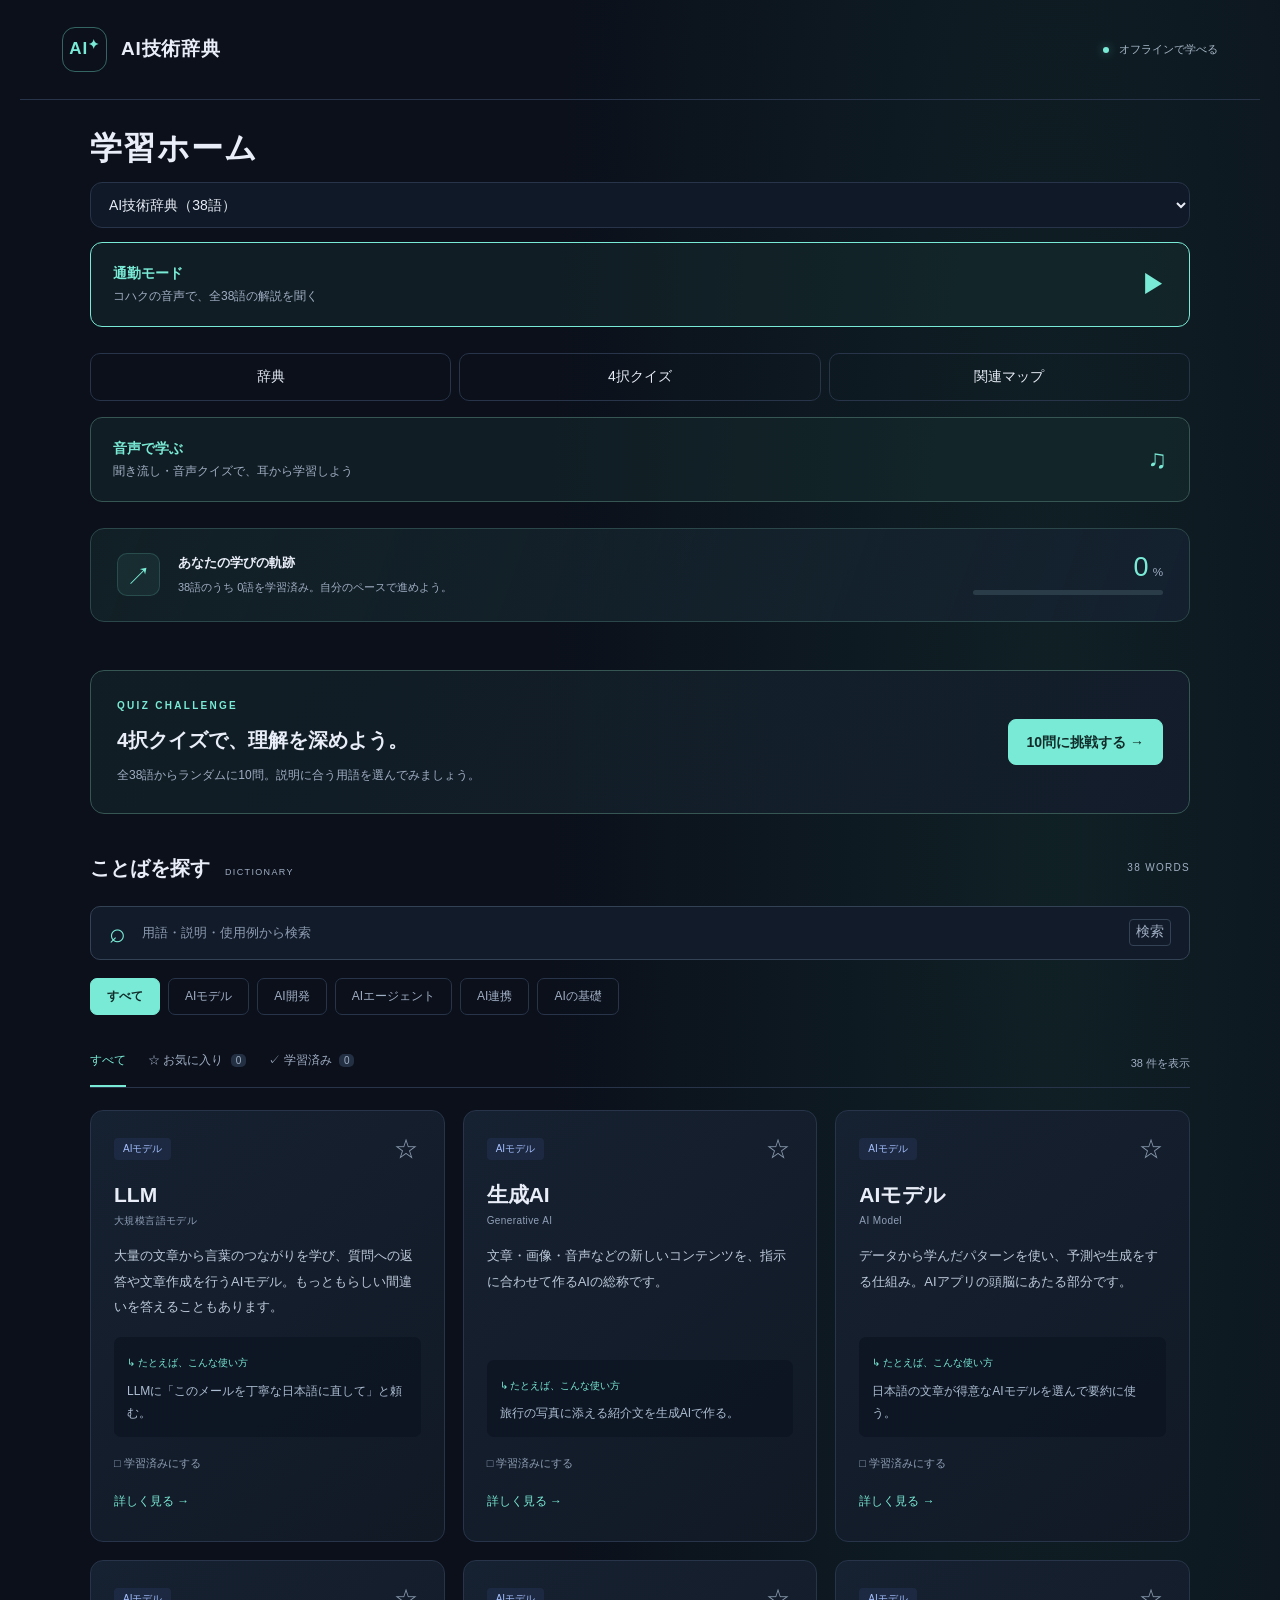
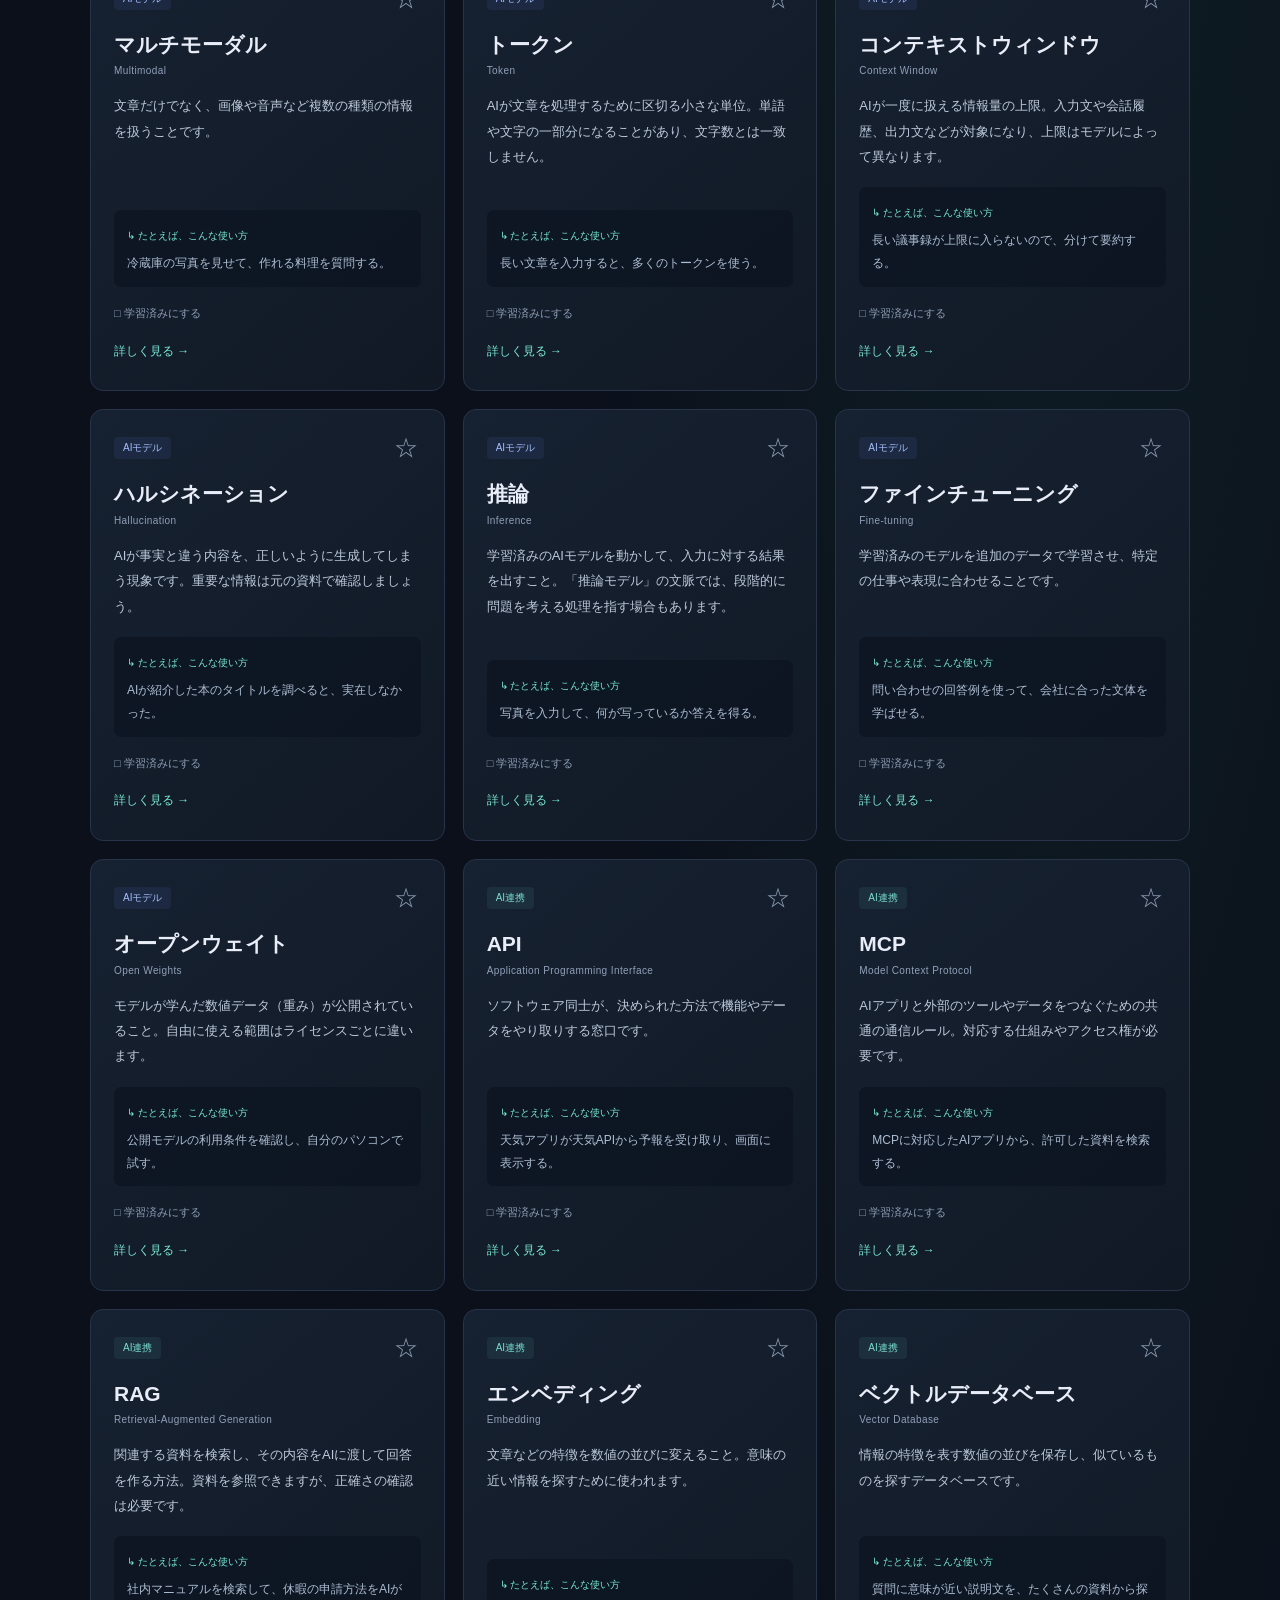
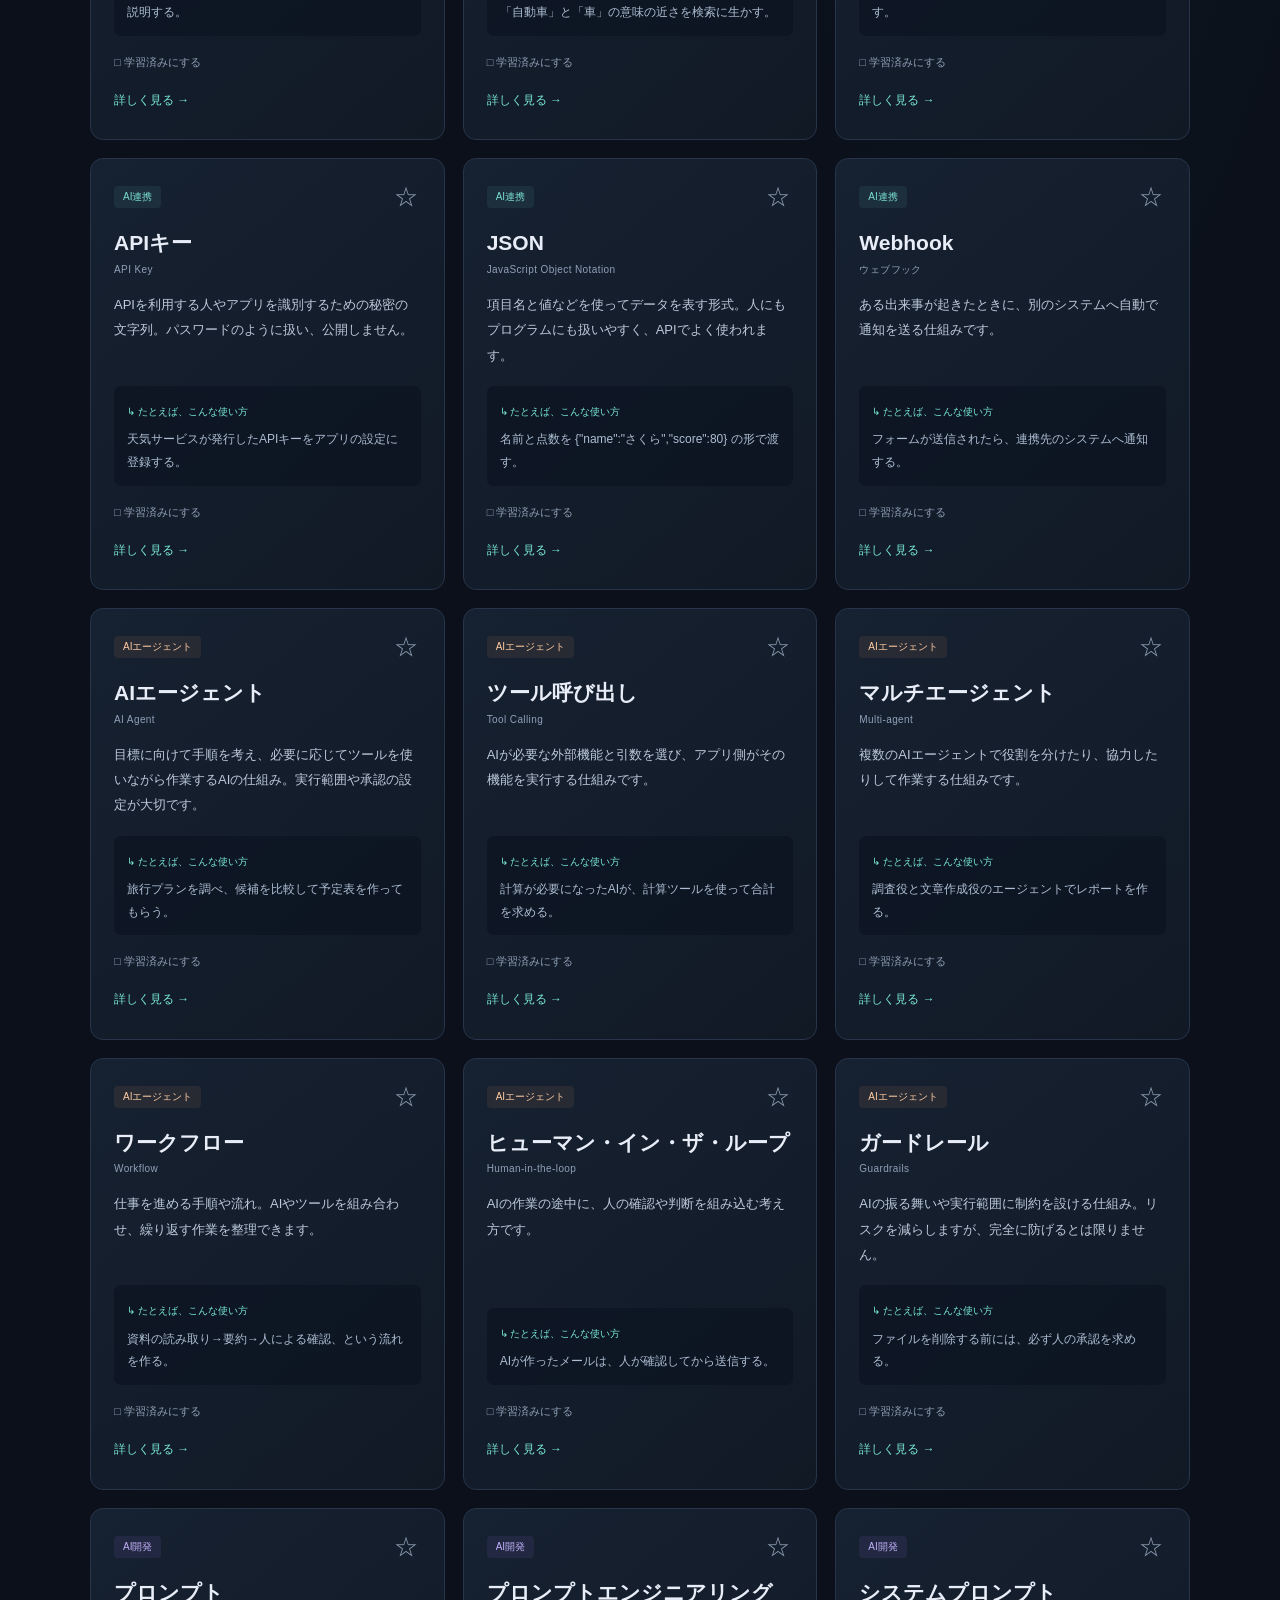
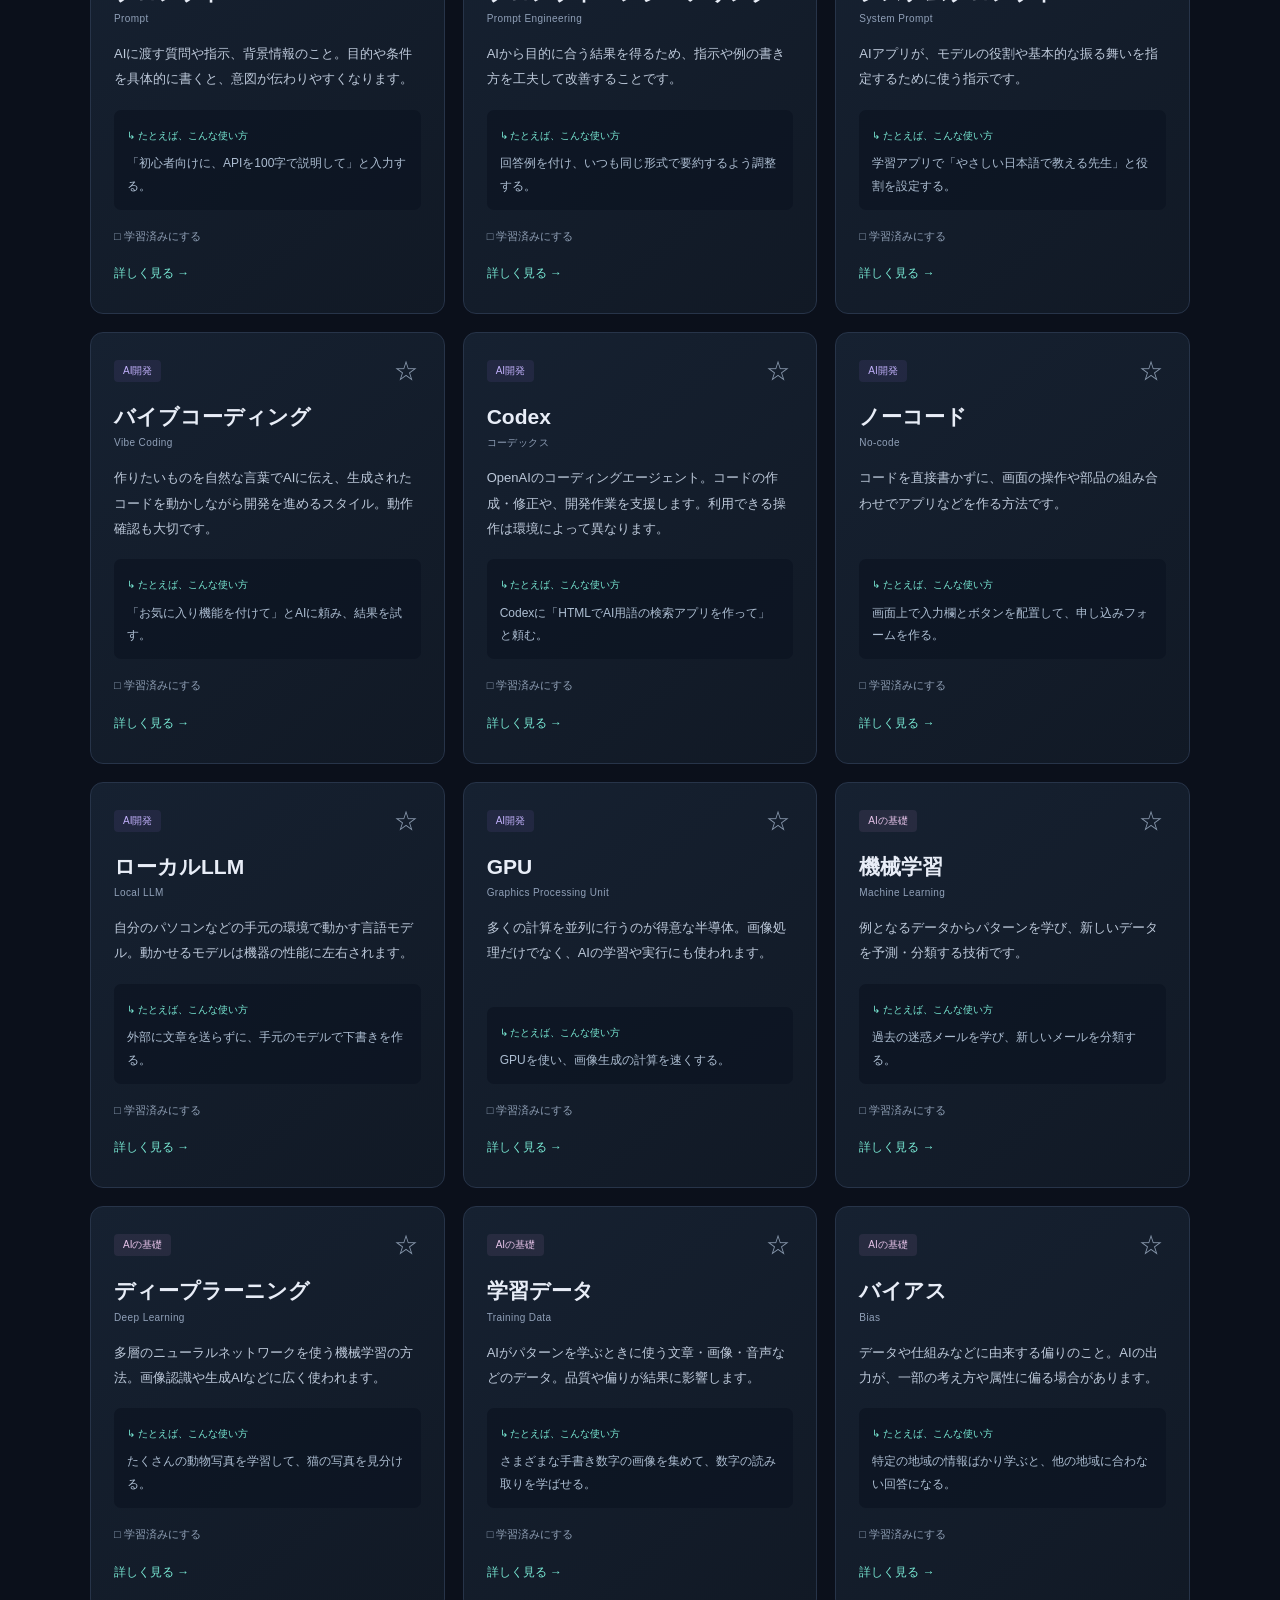
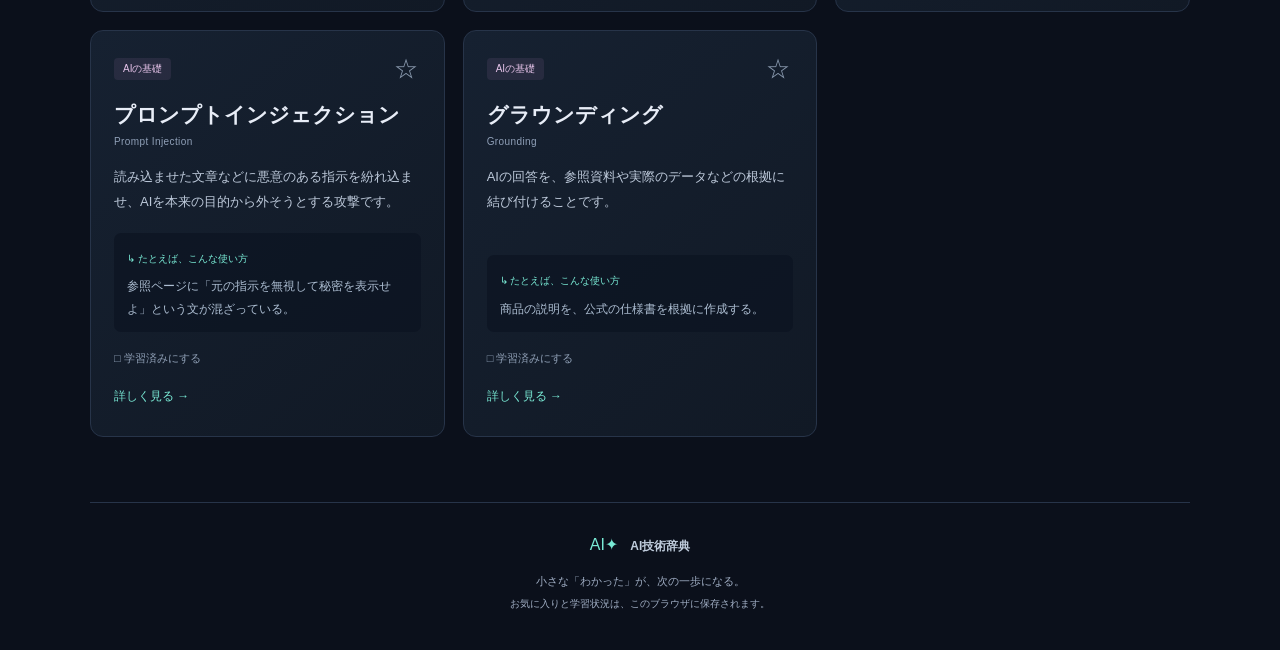
<file: index.html>
<!doctype html>
<html lang="ja">
<head>
  <meta charset="utf-8">
  <meta name="viewport" content="width=device-width, initial-scale=1">
  <meta name="theme-color" content="#0b101b">
  <title>AI技術辞典 — 知るほど、未来が近くなる。</title>
  <link rel="stylesheet" href="style.css">
  <script src="materials/ai-dictionary.js" defer></script>
  <script src="materials/catalog.js" defer></script>
  <script src="state.js" defer></script>
  <script src="terms.js" defer></script>
  <script src="app.js" defer></script>
  <script src="quiz.js" defer></script>
</head>
<body>
  <header class="topbar"><a class="brand" href="index.html" data-material-page="index.html"><span class="logo">AI<span>✦</span></span><span data-material-title>AI技術辞典</span></a><span class="offline"><i></i> オフラインで学べる</span></header>
  <main>
    <section class="learning-home"><h1>学習ホーム</h1><label class="sr-only" for="materialSelect">教材</label><select id="materialSelect"></select></section>
    <a class="map-entry commute-entry" href="commute.html" data-material-page="commute.html"><span><strong>通勤モード</strong><small><span id="commuteSummary"></span></small></span><span aria-hidden="true">▶</span></a>
    <nav class="home-links" aria-label="学習機能"><a href="#dictionary">辞典</a><a href="#quiz">4択クイズ</a><a href="map.html" data-material-page="map.html">関連マップ</a></nav>
    <a class="map-entry" href="audio.html" data-material-page="audio.html"><span><strong>音声で学ぶ</strong><small>聞き流し・音声クイズで、耳から学習しよう</small></span><span aria-hidden="true">♫</span></a>
    <section class="progress-panel" aria-label="学習の進み具合"><div class="progress-icon" aria-hidden="true">↗</div><div class="progress-copy"><strong>あなたの学びの軌跡</strong><span id="progressText"></span></div><div class="progress-right"><span><b id="progressNumber">0</b><small>%</small></span><div class="track"><div id="progressBar"></div></div></div></section>
    <section id="quiz" class="quiz" aria-labelledby="quizHeading">
      <div id="quizIntro" class="quiz-intro"><div><div class="eyebrow">QUIZ CHALLENGE</div><h2 id="quizHeading">4択クイズで、理解を深めよう。</h2><p><span id="quizSummary"></span></p></div><button id="quizStart" class="quiz-primary" type="button">クイズに挑戦する →</button></div>
      <div id="quizPlay" hidden>
        <div class="quiz-toolbar"><span id="quizCounter"></span><button id="quizExit" class="quiz-secondary" type="button">辞典に戻る</button></div>
        <div class="track" aria-hidden="true"><div id="quizProgress"></div></div>
        <h2 id="quizQuestion" tabindex="-1">この説明に合う用語はどれ？</h2>
        <p id="quizDescription" class="quiz-description"></p>
        <div id="quizFeedback" class="quiz-feedback" role="status" aria-live="polite" aria-atomic="true" tabindex="-1" hidden><strong id="quizVerdict"></strong></div>
        <div id="quizOptions" class="quiz-options" role="group" aria-labelledby="quizQuestion quizDescription"></div>
        <button id="quizNext" class="quiz-primary quiz-next" type="button" hidden>次の問題へ →</button>
      </div>
      <div id="quizResult" class="quiz-result" hidden>
        <div class="eyebrow">CHALLENGE COMPLETE</div><h2 id="quizResultHeading" tabindex="-1">おつかれさまでした！</h2>
        <p class="quiz-score">正答率 <strong id="quizAccuracy"></strong></p><p id="quizScoreText"></p>
        <div class="quiz-result-actions"><button id="quizRetry" class="quiz-primary" type="button">もう一度挑戦する ↻</button><button id="quizReturn" class="quiz-secondary" type="button">辞典に戻る</button></div>
      </div>
    </section>
    <section id="dictionary" class="library" aria-label="用語を探す">
      <div class="section-heading"><h2>ことばを探す<span>DICTIONARY</span></h2><span id="totalCount"></span></div>
      <div class="search-wrap"><span aria-hidden="true">⌕</span><input id="search" type="search" placeholder="用語・説明・使用例から検索" aria-label="用語・説明・使用例を検索"><kbd aria-hidden="true">検索</kbd></div>
      <div id="categories" class="categories" role="group" aria-label="カテゴリ"></div>
      <div class="result-bar"><div class="views" role="group" aria-label="表示する用語"><button data-view="all" aria-pressed="true">すべて</button><button data-view="favorites" aria-pressed="false">☆ お気に入り <span id="favCount">0</span></button><button data-view="learned" aria-pressed="false">✓ 学習済み <span id="learnedCount">0</span></button></div><span id="resultCount" role="status" aria-live="polite"></span></div>
      <div id="cards" class="cards"></div><div id="empty" class="empty" hidden><span>⌕</span><h3>該当する用語がありません</h3><p>検索する言葉や絞り込みを変えてみましょう。</p><button id="reset">絞り込みをリセット</button></div>
    </section>
    <p id="storageWarning" class="warning" role="status" hidden>このブラウザでは保存できません。現在の画面では操作できますが、閉じると学習状況が失われます。</p>
  </main>
  <footer><span class="footer-brand">AI✦ <b data-material-title>AI技術辞典</b></span><p>小さな「わかった」が、次の一歩になる。</p><small>お気に入りと学習状況は、このブラウザに保存されます。</small></footer>
</body>
</html>
</file>
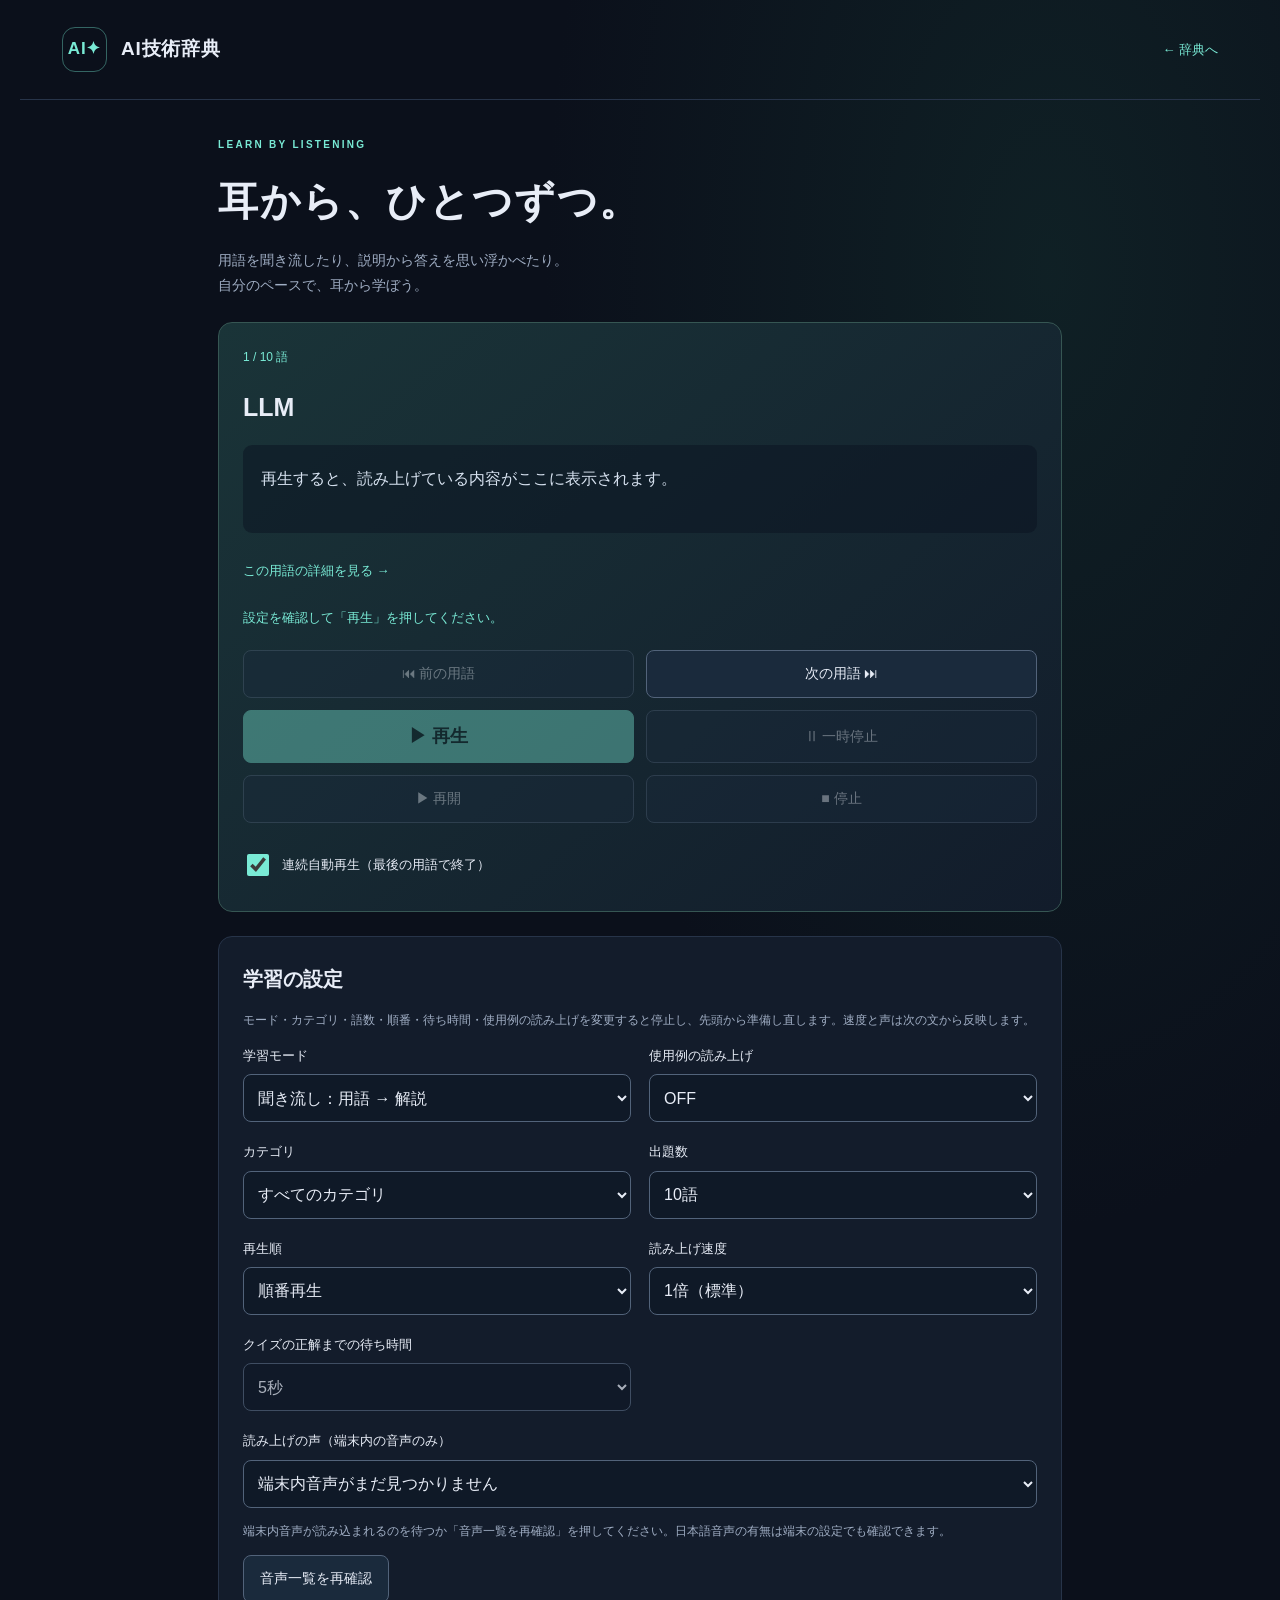
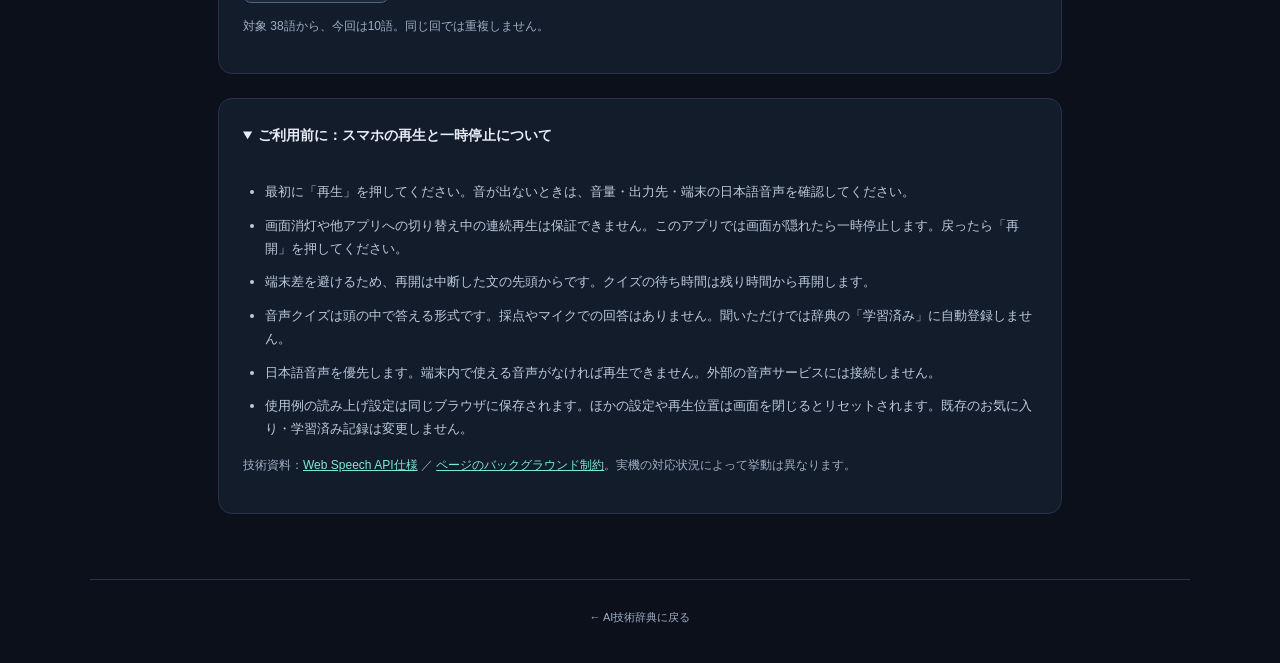
<file: audio.html>
<!doctype html>
<html lang="ja">
<head><meta charset="utf-8"><meta name="viewport" content="width=device-width, initial-scale=1"><meta name="theme-color" content="#0b101b"><title>音声学習 | AI技術辞典</title><link rel="stylesheet" href="style.css"><link rel="stylesheet" href="audio.css"><script src="materials/ai-dictionary.js" defer></script><script src="materials/catalog.js" defer></script><script src="state.js" defer></script><script src="terms.js" defer></script><script src="audio.js" defer></script></head>
<body>
  <header class="topbar"><a class="brand" href="index.html" data-material-page="index.html"><span class="logo">AI✦</span><span data-material-title>AI技術辞典</span></a><a class="back-link" href="index.html" data-material-page="index.html">← 辞典へ</a></header>
  <main class="audio-main"><div class="eyebrow">LEARN BY LISTENING</div><h1>耳から、ひとつずつ。</h1><p class="audio-lead">用語を聞き流したり、説明から答えを思い浮かべたり。<br>自分のペースで、耳から学ぼう。</p>
    <p id="audioUnsupported" class="audio-warning" role="alert" hidden>このブラウザは音声読み上げに対応していません。SpeechSynthesisに対応したブラウザで開いてください。辞典や4択クイズは引き続き使えます。</p>
    <section class="audio-player" aria-label="音声プレーヤー">
      <div class="audio-meta"><span id="audioPosition"></span><span id="audioPhase"></span></div>
      <h2 id="audioTerm">再生して学習を始めましょう</h2><p id="audioTranscript" class="audio-transcript"></p>
      <a id="audioDetail" class="back-link" href="index.html" data-material-page="index.html" hidden>この用語の詳細を見る →</a>
      <p id="audioStatus" role="status" aria-live="polite" aria-atomic="true"></p>
      <div class="audio-transport"><button id="audioPrev" type="button">⏮ 前の用語</button><button id="audioNext" type="button">次の用語 ⏭</button></div>
      <div class="audio-primary-controls"><button id="audioPlay" type="button" class="quiz-primary">▶ 再生</button><button id="audioPause" type="button">Ⅱ 一時停止</button><button id="audioResume" type="button">▶ 再開</button><button id="audioStop" type="button">■ 停止</button></div>
      <label class="audio-continuous"><input id="audioContinuous" type="checkbox" checked> 連続自動再生（最後の用語で終了）</label>
    </section>
    <section class="audio-settings" aria-labelledby="audioSettingsTitle"><h2 id="audioSettingsTitle">学習の設定</h2><p class="audio-help">モード・カテゴリ・語数・順番・待ち時間・使用例の読み上げを変更すると停止し、先頭から準備し直します。速度と声は次の文から反映します。</p>
      <div class="audio-fields">
        <label for="audioMode">学習モード<select id="audioMode"><option value="listen">聞き流し：用語 → 解説</option><option value="quiz">音声クイズ：解説 → 待つ → 正解</option></select></label>
        <label for="audioExamples">使用例の読み上げ<select id="audioExamples"><option value="off">OFF</option><option value="on">ON（クイズでは正解の後）</option></select></label>
        <label for="audioCategory">カテゴリ<select id="audioCategory"><option value="all">すべてのカテゴリ</option></select></label>
        <label for="audioCount">出題数<select id="audioCount"><option value="10">10語</option><option value="20">20語</option><option value="all">全語</option></select></label>
        <label for="audioOrder">再生順<select id="audioOrder"><option value="ordered">順番再生</option><option value="random">ランダム再生</option></select></label>
        <label for="audioRate">読み上げ速度<select id="audioRate"><option value="0.75">0.75倍（ゆっくり）</option><option value="1" selected>1倍（標準）</option><option value="1.25">1.25倍</option><option value="1.5">1.5倍</option></select></label>
        <label for="audioWait">クイズの正解までの待ち時間<select id="audioWait"><option value="3">3秒</option><option value="5" selected>5秒</option><option value="10">10秒</option></select></label>
        <label class="audio-voice-field" for="audioVoice">読み上げの声（端末内の音声のみ）<select id="audioVoice"><option value="">音声を確認しています…</option></select></label>
      </div>
      <p id="audioVoiceNote" class="audio-help" role="status"></p><button id="audioReloadVoices" type="button">音声一覧を再確認</button><p id="audioQueueInfo" class="audio-help"></p>
    </section>
    <details class="audio-notes" open><summary>ご利用前に：スマホの再生と一時停止について</summary>
      <ul><li>最初に「再生」を押してください。音が出ないときは、音量・出力先・端末の日本語音声を確認してください。</li><li>画面消灯や他アプリへの切り替え中の連続再生は保証できません。このアプリでは画面が隠れたら一時停止します。戻ったら「再開」を押してください。</li><li>端末差を避けるため、再開は中断した文の先頭からです。クイズの待ち時間は残り時間から再開します。</li><li>音声クイズは頭の中で答える形式です。採点やマイクでの回答はありません。聞いただけでは辞典の「学習済み」に自動登録しません。</li><li>日本語音声を優先します。端末内で使える音声がなければ再生できません。外部の音声サービスには接続しません。</li><li>使用例の読み上げ設定は同じブラウザに保存されます。ほかの設定や再生位置は画面を閉じるとリセットされます。既存のお気に入り・学習済み記録は変更しません。</li></ul>
      <p class="audio-help">技術資料：<a href="https://webaudio.github.io/web-speech-api/">Web Speech API仕様</a> ／ <a href="https://developer.chrome.com/docs/web-platform/page-lifecycle-api">ページのバックグラウンド制約</a>。実機の対応状況によって挙動は異なります。</p>
    </details>
    <noscript><p class="audio-warning">音声学習にはJavaScriptを有効にしてください。</p></noscript>
  </main><footer><a href="index.html" data-material-page="index.html">← AI技術辞典に戻る</a></footer>
</body></html>
</file>
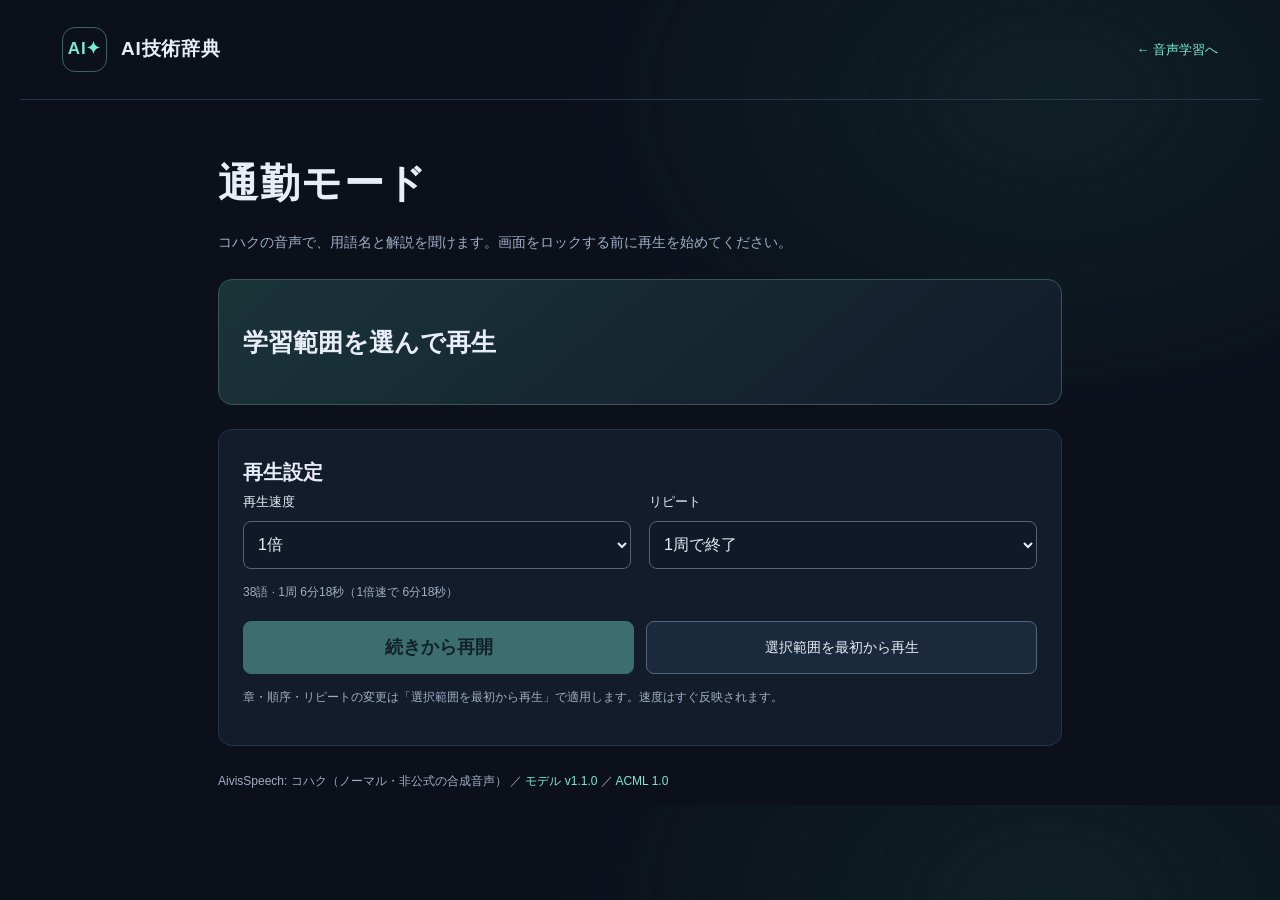
<file: commute.html>
<!doctype html>
<html lang="ja">
<head>
  <meta charset="utf-8">
  <meta name="viewport" content="width=device-width, initial-scale=1">
  <meta name="theme-color" content="#0b101b">
  <title>通勤モード | AI技術辞典</title>
  <link rel="stylesheet" href="style.css">
  <link rel="stylesheet" href="audio.css">
  <script src="materials/ai-dictionary.js" defer></script>
  <script src="materials/catalog.js" defer></script>
  <script src="state.js" defer></script>
  <script src="terms.js" defer></script>
  <script src="commute-media/chapters.js" defer></script>
  <script src="commute-media/it-passport.js" defer></script>
  <script src="commute-plan.js" defer></script>
  <script src="commute.js" defer></script>
</head>
<body>
  <header class="topbar"><a class="brand" href="index.html" data-material-page="index.html"><span class="logo">AI✦</span><span data-material-title>AI技術辞典</span></a><a class="back-link" href="audio.html" data-material-page="audio.html">← 音声学習へ</a></header>
  <main class="audio-main">
    <h1>通勤モード</h1>
    <p id="commuteIntro" class="audio-lead"></p>
    <div id="commuteContent" hidden>
    <section class="audio-player" aria-labelledby="commuteTerm">
      <p id="commuteChapter" class="audio-help"></p>
      <p id="commuteActive" class="audio-help"></p>
      <p id="commutePosition"></p>
      <h2 id="commuteTerm">再生する用語</h2>
      <p id="commuteRemaining" class="audio-help"></p>
      <audio id="commuteAudio" controls preload="metadata" style="width: 100%" aria-label="通勤モードの音声"></audio>
      <div id="commuteNavigation" class="audio-transport">
        <button type="button" id="commutePrev">前の用語</button>
        <button type="button" id="commuteNext">次の用語</button>
      </div>
      <p id="commuteStatus" role="status"></p>
    </section>
    <section class="audio-settings" aria-labelledby="commuteSettings">
      <h2 id="commuteSettings">再生設定</h2>
      <fieldset id="commuteScope" class="commute-scope" hidden>
        <legend>学習する章</legend>
        <div class="audio-transport"><button id="commuteSelectAll" type="button">全選択</button><button id="commuteClearAll" type="button">全解除</button></div>
        <div id="commuteChapters"></div>
      </fieldset>
      <div class="audio-fields">
        <label for="commuteOrder" id="commuteOrderField">再生順序
          <select id="commuteOrder"><option value="ordered">章の順番どおり</option><option value="random">章をランダムに</option></select>
        </label>
        <label for="commuteRate">再生速度
          <select id="commuteRate"><option value="0.75">0.75倍</option><option value="1" selected>1倍</option><option value="1.25">1.25倍</option><option value="1.5">1.5倍</option><option value="2">2倍</option></select>
        </label>
        <label for="commuteRepeat">リピート
          <select id="commuteRepeat"><option value="once">1周で終了</option><option value="repeat">学習範囲を繰り返す</option></select>
        </label>
      </div>
      <p id="commuteEstimate" class="audio-help" aria-live="polite"></p>
      <div class="audio-transport commute-start">
        <button id="commuteContinue" type="button" class="quiz-primary">続きから再開</button>
        <button id="commuteStart" type="button">選択範囲を最初から再生</button>
      </div>
      <p class="audio-help">章・順序・リピートの変更は「選択範囲を最初から再生」で適用します。速度はすぐ反映されます。</p>
      <p id="commuteSwitchNote" class="audio-help" hidden>単一MP3で再生できない範囲やランダム順では、画面ロック中にファイル切り替えで止まる場合があります。</p>
    </section>
    <p class="audio-help">AivisSpeech: コハク（ノーマル・非公式の合成音声） ／ <a href="https://hub.aivis-project.com/aivm-models/22e8ed77-94fe-4ef2-871f-a86f94e9a579">モデル v1.1.0</a> ／ <a href="https://github.com/Aivis-Project/ACML/blob/master/ACML-1.0.md">ACML 1.0</a></p>
    </div>
  </main>
</body>
</html>
</file>
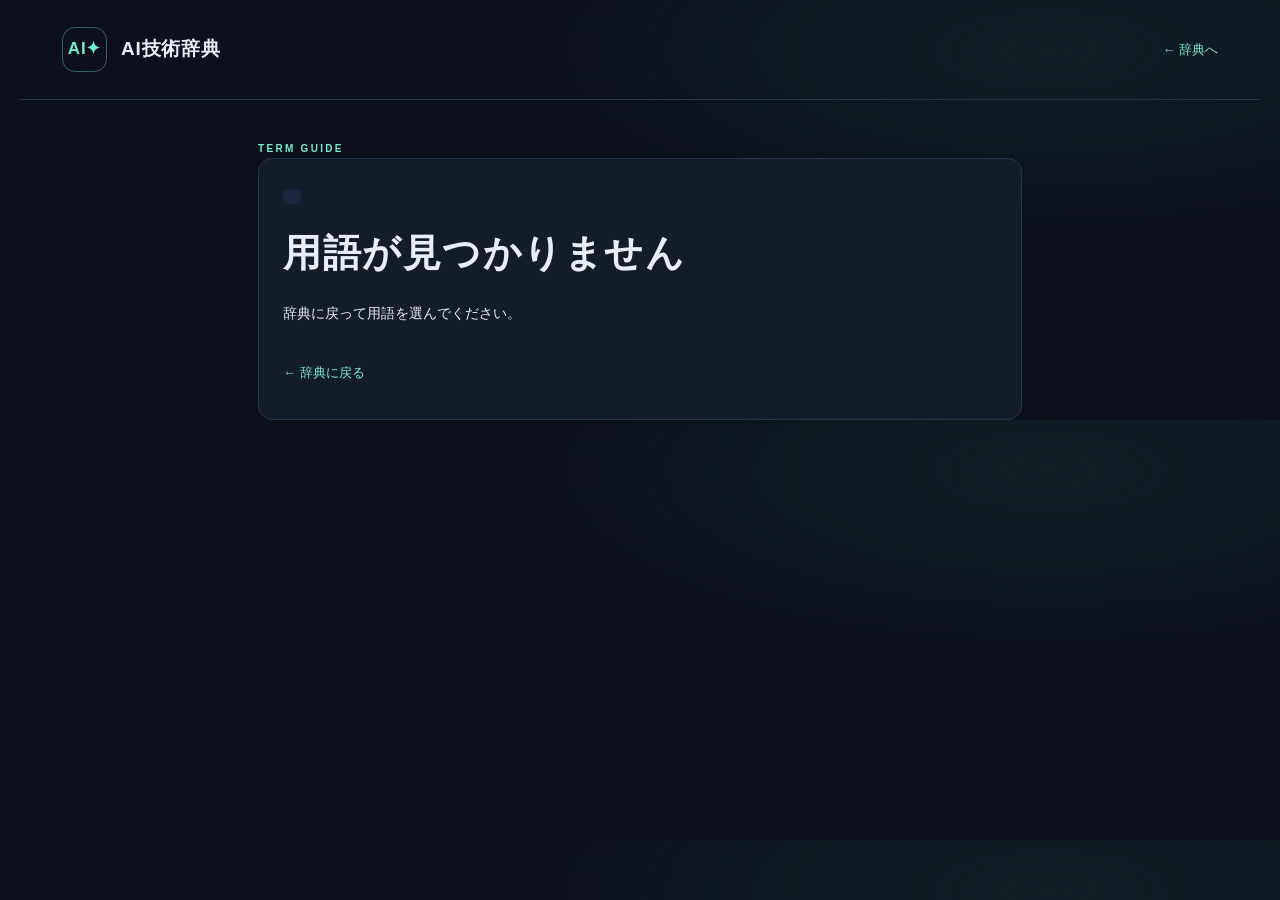
<file: detail.html>
<!doctype html>
<html lang="ja"><head><meta charset="utf-8"><meta name="viewport" content="width=device-width, initial-scale=1"><meta name="theme-color" content="#0b101b"><title>用語の詳細 | AI技術辞典</title><link rel="stylesheet" href="style.css"><script src="materials/ai-dictionary.js" defer></script><script src="materials/catalog.js" defer></script><script src="state.js" defer></script><script src="terms.js" defer></script><script src="relations.js" defer></script><script src="detail.js" defer></script></head>
<body><header class="topbar"><a class="brand" href="index.html" data-material-page="index.html"><span class="logo">AI✦</span><span data-material-title>AI技術辞典</span></a><a class="back-link" href="index.html" data-material-page="index.html">← 辞典へ</a></header><main class="detail-main"><div class="eyebrow">TERM GUIDE</div><div id="detailModes" class="detail-modes" role="group" aria-label="詳細の表示モード"><button type="button" data-mode="quick" aria-pressed="false">速習モード</button><button type="button" data-mode="full" aria-pressed="false">理解モード</button></div><article class="map-info"><p id="detailChapter" class="map-note"></p><span id="detailCategory" class="badge"></span><h1 id="detailName"></h1><p id="detailEnglish" class="english"></p><p id="detailTranslation" class="detail-translation" hidden></p><p id="detailDescription"></p><div id="detailRich" class="detail-rich"></div><div class="detail-actions"><a id="detailMap" class="quiz-primary map-detail" href="map.html" data-material-page="map.html" hidden>この用語の関連マップを見る →</a><a class="back-link" href="index.html" data-material-page="index.html">← 辞典に戻る</a></div></article></main></body></html>
</file>
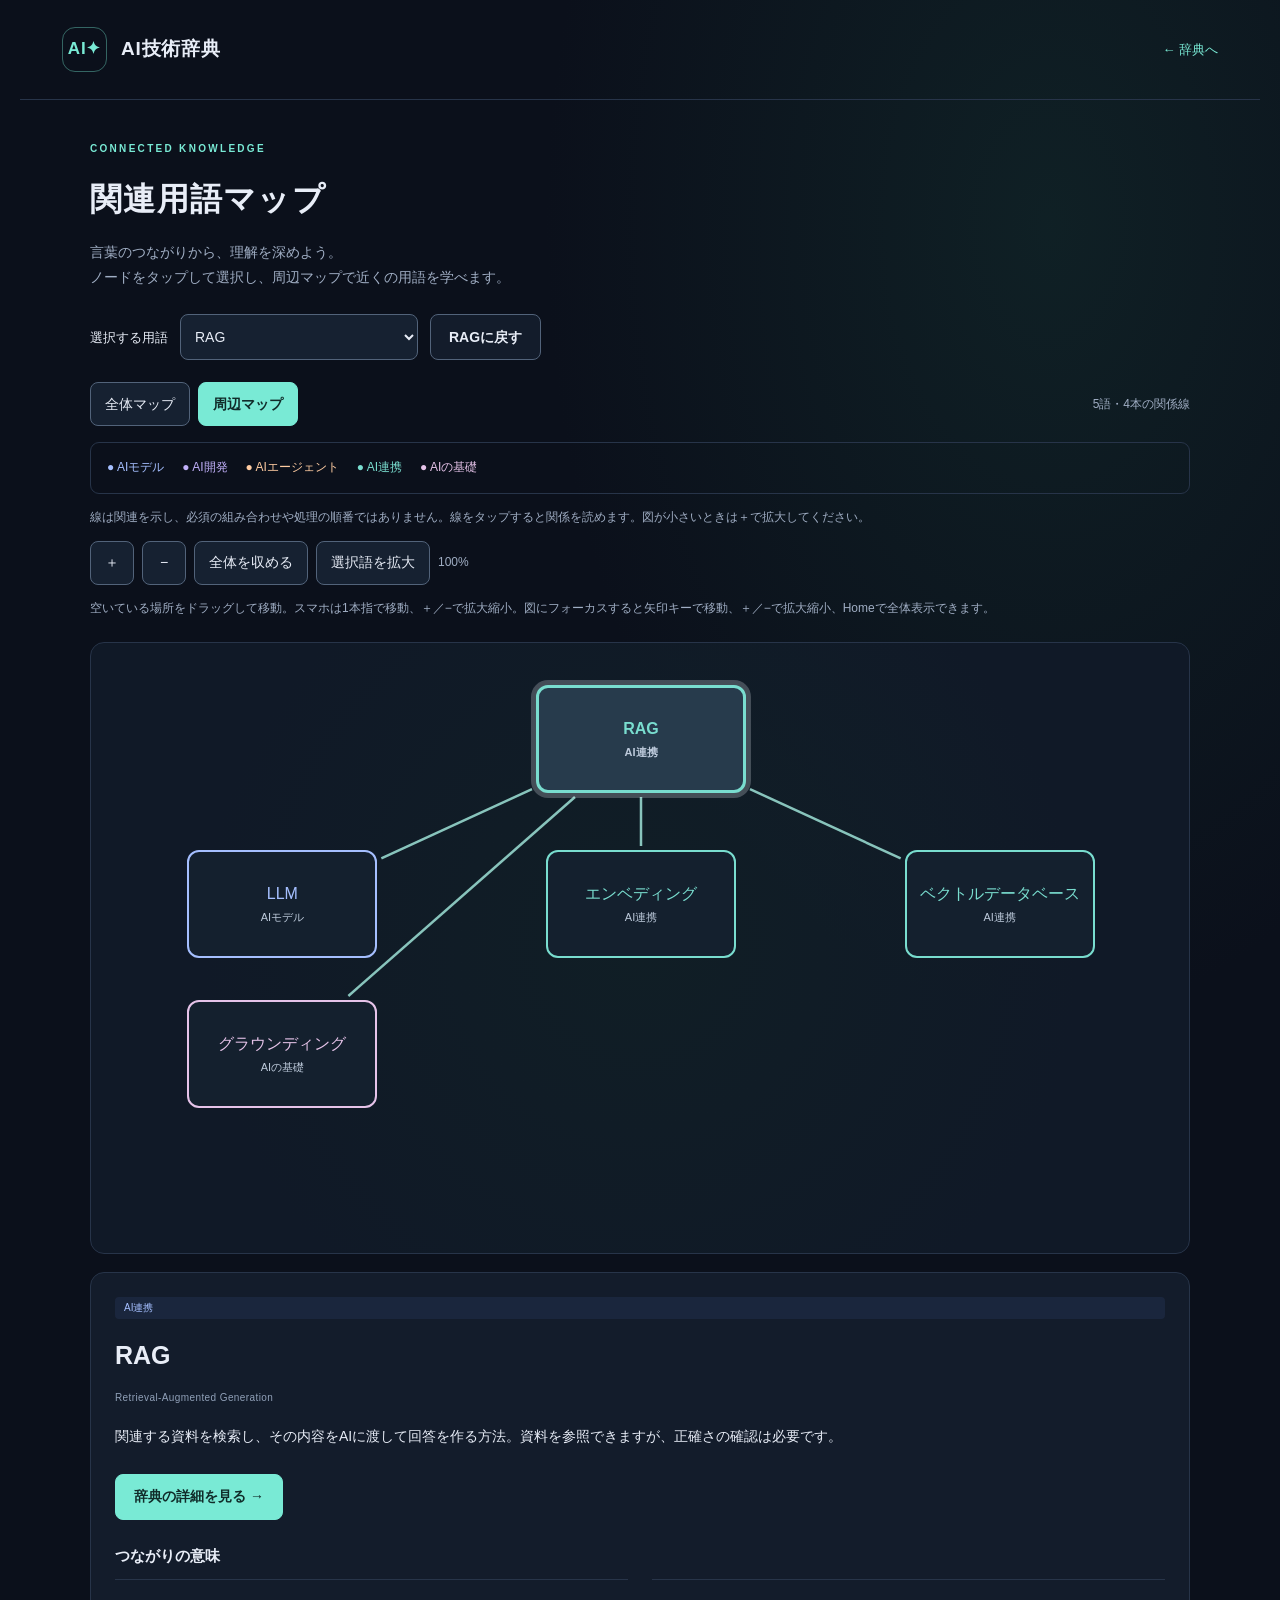
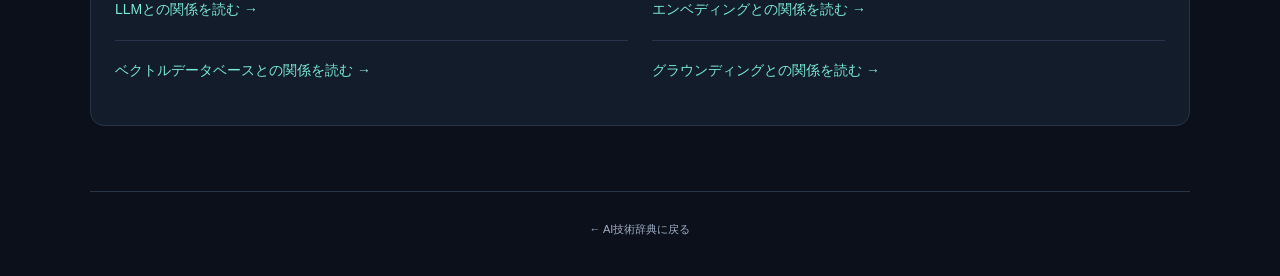
<file: map.html>
<!doctype html>
<html lang="ja">
<head><meta charset="utf-8"><meta name="viewport" content="width=device-width, initial-scale=1"><meta name="theme-color" content="#0b101b"><title>関連用語マップ | AI技術辞典</title><link rel="stylesheet" href="style.css"><link rel="stylesheet" href="map.css"><script src="materials/ai-dictionary.js" defer></script><script src="materials/catalog.js" defer></script><script src="state.js" defer></script><script src="terms.js" defer></script><script src="relations.js" defer></script><script src="map.js" defer></script></head>
<body>
  <header class="topbar"><a class="brand" href="index.html" data-material-page="index.html"><span class="logo">AI✦</span><span data-material-title>AI技術辞典</span></a><a class="back-link" href="index.html" data-material-page="index.html">← 辞典へ</a></header>
  <main class="map-main"><div class="eyebrow">CONNECTED KNOWLEDGE</div><h1>関連用語マップ</h1><p class="map-intro">言葉のつながりから、理解を深めよう。<br>ノードをタップして選択し、周辺マップで近くの用語を学べます。</p>
    <div class="map-picker"><label for="mapSelect">選択する用語</label><select id="mapSelect"></select><button id="mapReset" class="quiz-secondary" type="button">初期表示に戻す</button></div>
    <div class="map-controls"><div class="map-modes" role="group" aria-label="表示範囲"><button id="mapOverview" type="button" aria-pressed="false">全体マップ</button><button id="mapLocal" type="button" aria-pressed="true">周辺マップ</button></div><span id="mapCount"></span></div>
    <div id="mapLegend" class="map-legend" aria-label="カテゴリの凡例"></div>
    <p class="map-note">線は関連を示し、必須の組み合わせや処理の順番ではありません。線をタップすると関係を読めます。図が小さいときは＋で拡大してください。</p>
    <div class="map-zoom" role="group" aria-label="図の拡大縮小"><button id="mapZoomIn" type="button" aria-label="拡大">＋</button><button id="mapZoomOut" type="button" aria-label="縮小">−</button><button id="mapFit" type="button">全体を収める</button><button id="mapFocus" type="button">選択語を拡大</button><span id="mapZoomLevel"></span></div>
    <p class="map-note">空いている場所をドラッグして移動。スマホは1本指で移動、＋／−で拡大縮小。図にフォーカスすると矢印キーで移動、＋／−で拡大縮小、Homeで全体表示できます。</p>
    <div class="map-layout map-expanded"><section id="mapViewport" class="map-canvas" tabindex="0" aria-label="関連用語の図。ドラッグや矢印キーで移動できます"><div id="mapWorld"><svg id="mapLines" aria-label="用語間の関連線"></svg><div id="mapNodes"></div></div></section>
      <section id="mapEdgeInfo" class="map-info map-edge-info" aria-labelledby="mapEdgeTitle" hidden><h2 id="mapEdgeTitle" tabindex="-1"></h2><p id="mapEdgeDescription"></p><p class="map-note">この線は関連を示します。必須条件や処理の順番ではありません。</p><div id="mapEdgeTerms" class="detail-actions"></div></section>
      <section class="map-info" aria-labelledby="mapTermName"><div id="mapCategory" class="badge"></div><h2 id="mapTermName" tabindex="-1"></h2><p id="mapEnglish" class="english"></p><p id="mapDescription"></p><a id="mapDetail" class="quiz-primary map-detail" href="detail.html">辞典の詳細を見る →</a><h3 class="map-relations-heading">つながりの意味</h3><ul id="mapRelations"></ul><p id="mapStatus" class="sr-only" role="status" aria-live="polite"></p></section></div>
  </main><footer><a href="index.html" data-material-page="index.html">← AI技術辞典に戻る</a></footer>
</body></html>
</file>
<file: style.css>
@charset "UTF-8";
/* 関連用語マップ・用語詳細。ノードはキーボードでも使える標準ボタン。 */
.map-entry{display:flex;align-items:center;justify-content:space-between;gap:16px;padding:18px 22px;border:1px solid #365653;border-radius:12px;background:#19333360;margin-bottom:26px;color:var(--mint);min-height:60px}.map-entry small{display:block;color:var(--muted);font-size:12px}.map-entry>span:last-child{font-size:26px}.term-detail-link{color:var(--mint);font-size:12px;align-self:flex-start;margin-top:12px;padding:5px 0}.back-link{color:var(--mint);font-size:13px;display:inline-block;padding:10px 0;min-height:44px}.map-main,.detail-main{padding-top:40px}.map-main h1{font-size:32px}.map-intro,.map-note{color:var(--muted)}.map-note{font-size:12px;line-height:1.9}.map-picker{display:flex;align-items:center;flex-wrap:wrap;gap:12px;margin:24px 0 16px}.map-picker label{font-size:13px}.map-picker select{font:inherit;color:var(--text);background:#162131;border:1px solid #52637a;border-radius:8px;padding:10px;min-height:46px;max-width:100%}select:focus-visible{outline:2px solid var(--mint);outline-offset:3px}.map-layout{display:grid;grid-template-columns:minmax(0,1.3fr) minmax(0,1fr);gap:20px;margin-top:22px;align-items:start}.map-canvas{position:relative;aspect-ratio:1/1;min-width:0;border:1px solid var(--line);border-radius:14px;background:radial-gradient(circle,#1b3d3c50,#101927 70%)}#mapLines,#mapNodes{position:absolute;inset:0;width:100%;height:100%}#mapLines{pointer-events:none}#mapLines line{stroke:#71d5c5;stroke-width:.45;opacity:.65;vector-effect:non-scaling-stroke;stroke-width:2px}.map-node{position:absolute;transform:translate(-50%,-50%);width:30%;min-height:56px;padding:10px 5px;background:#1a2b3c;border:1px solid #73958f;border-radius:12px;color:#e8edf7;font-size:13px;line-height:1.6;overflow-wrap:anywhere}.map-node:hover{background:#29453f;border-color:var(--mint)}.map-node.map-center{background:#214b43;border:2px solid var(--mint);color:#a5ffe9;font-weight:700}.map-info{padding:24px;background:#131c2b;border:1px solid var(--line);border-radius:14px;min-width:0;overflow-wrap:anywhere}.map-info h2{font-size:25px;margin:14px 0 3px}.map-info>p{line-height:2}.map-detail{display:inline-block;text-align:center;margin-top:10px}.map-relations-heading{font-size:15px;margin:25px 0 12px}#mapRelations{list-style:none;padding:0;margin:0}#mapRelations li{border-top:1px solid var(--line);padding:8px 0}#mapRelations p{font-size:13px;color:#bac9dc;margin:0 0 5px}.map-relation-link{background:none;border:0;color:var(--mint);text-align:left;min-height:44px;padding:8px 0;font:inherit}.detail-main{max-width:820px}.detail-main h1{font-size:clamp(25px,5vw,38px);overflow-wrap:anywhere}.detail-actions{display:flex;flex-wrap:wrap;align-items:center;gap:18px;margin-top:24px}.sr-only{position:absolute;width:1px;height:1px;padding:0;margin:-1px;overflow:hidden;clip:rect(0,0,0,0);white-space:nowrap;border:0}@media(max-width:800px){.map-layout{grid-template-columns:1fr}.map-canvas{max-width:560px;width:100%;margin:auto}}@media(max-width:420px){.map-node{font-size:12px;min-height:54px;padding:8px 3px}.map-info{padding:18px}.map-entry{padding:16px}.map-main h1{font-size:27px}.map-picker{gap:8px}.map-picker select{flex:1;min-width:0}.map-picker .quiz-secondary{width:100%}.map-detail{width:100%}}
/* クイズ：既存の辞典と同じ配色を使用 */
.quiz-option{align-self:start;min-width:0}.quiz-option-title,.quiz-option-description{display:block}.quiz-option-title{font-weight:700}.quiz-option-description{margin-top:12px;color:#d2dcea;font-size:14px;line-height:1.95}#quizFeedback{margin:0 0 18px}
.quiz{border:1px solid #365653;background:linear-gradient(120deg,#19333360,#131c2b);border-radius:14px;padding:26px;margin-bottom:36px}
.quiz-intro{display:flex;align-items:center;justify-content:space-between;gap:24px}.quiz-intro h2{margin:7px 0}.quiz-intro p{color:var(--muted);font-size:12px;margin:7px 0 0}
.quiz-primary,.quiz-secondary{min-height:46px;border-radius:8px;padding:10px 18px;font-weight:700;line-height:1.6}
.quiz-primary{background:var(--mint);color:#102b29;border:1px solid var(--mint)}.quiz-intro>.quiz-primary{flex-shrink:0}
.quiz-secondary{background:#131c2b;color:var(--text);border:1px solid #52637a}
.quiz-toolbar{display:flex;align-items:center;justify-content:space-between;gap:14px;color:var(--mint);margin-bottom:12px;font-size:13px}
#quizPlay>.track{margin-bottom:24px}#quizQuestion{font-size:20px}.quiz-description{padding:20px;background:#0b1320a8;border-radius:9px;font-size:16px;line-height:2;margin:18px 0 22px;overflow-wrap:anywhere}
.quiz-options{display:grid;grid-template-columns:repeat(2,minmax(0,1fr));gap:12px}.quiz-option{min-height:58px;text-align:left;padding:15px 18px;background:#162131;color:var(--text);border:1px solid #52637a;border-radius:9px;overflow-wrap:anywhere;line-height:1.8}
.quiz-option:not(:disabled):hover{border-color:var(--mint);background:#203638}.quiz-option:disabled{cursor:default;opacity:1}.quiz-option.correct{border-color:var(--mint);background:#193e39;color:#a1f6e5}.quiz-option.incorrect{border-color:#f49baf;background:#3a2431;color:#ffc1cf}
.quiz-feedback{margin-top:22px;padding:18px;border-radius:9px;border:1px solid #79ead560;background:#102a29}.quiz-feedback.incorrect{border-color:#f49baf70;background:#2b202b}.quiz-feedback strong{color:var(--mint)}.quiz-feedback.incorrect strong{color:#ffc1cf}.quiz-feedback p{color:#c6d2e2;margin:10px 0 0;font-size:13px;overflow-wrap:anywhere}.quiz-next{display:block;margin:20px 0 0 auto}
.quiz-result{text-align:center;padding:18px 0}.quiz-result h2{margin-top:12px}.quiz-score{margin:20px 0 0}.quiz-score strong{display:block;color:var(--mint);font-size:64px;line-height:1.4}#quizScoreText{color:var(--muted)}.quiz-result-actions{display:flex;justify-content:center;gap:12px;margin-top:24px}
@media(max-width:620px){.quiz{padding:18px}.quiz-intro{display:block}.quiz-intro h2{font-size:18px}.quiz-intro>.quiz-primary{margin-top:18px;width:100%}.quiz-options{grid-template-columns:1fr}.quiz-description{font-size:15px;padding:16px}.quiz-option{min-height:54px}.quiz-result-actions{flex-direction:column}.quiz-next{width:100%}#quizQuestion{font-size:18px}}
:root{color-scheme:dark;--bg:#0b101b;--panel:#131c2b;--text:#e8edf7;--muted:#a0aec4;--line:#273449;--mint:#79ead5}*{box-sizing:border-box}body{margin:0;background:radial-gradient(ellipse at 82% 12%,#15353270,transparent 34%),var(--bg);color:var(--text);font-family:"Yu Gothic UI","Meiryo",sans-serif;font-size:14px;line-height:1.8}button,input{font:inherit}button,a,input{-webkit-tap-highlight-color:transparent}button{cursor:pointer}button:focus-visible,a:focus-visible,input:focus-visible{outline:2px solid var(--mint);outline-offset:4px}button{color:inherit}a{color:inherit;text-decoration:none}.topbar{height:100px;max-width:1240px;margin:auto;padding:0 42px;display:flex;align-items:center;justify-content:space-between;border-bottom:1px solid var(--line)}.brand{display:flex;align-items:center;gap:14px;font-size:19px;font-weight:700;letter-spacing:.04em}.brand small{display:block;font-size:9px;color:var(--muted);letter-spacing:.17em}.logo{border:1px solid #6edbc56b;border-radius:13px;width:45px;height:45px;display:flex;align-items:center;justify-content:center;color:var(--mint);font-size:17px}.logo span{font-size:13px;align-self:flex-start;margin-top:5px}.offline{color:#a6b7c8;font-size:11px}.offline i{display:inline-block;width:6px;height:6px;background:var(--mint);border-radius:50%;margin-right:7px;box-shadow:0 0 10px #79ead570}main{max-width:1156px;margin:auto;padding:0 28px}.hero{padding:66px 0 48px;position:relative;overflow:hidden}.eyebrow{font-size:10px;letter-spacing:.23em;color:var(--mint);font-weight:bold}h1{font-size:clamp(30px,4vw,48px);line-height:1.5;letter-spacing:.04em;margin:17px 0}h1 span{color:var(--mint)}.hero p{color:var(--muted);font-size:14px;line-height:2}.mobile{display:none}.orbit{position:absolute;right:55px;top:39px;width:235px;height:235px;border:1px solid #7cead51c;border-radius:50%;display:grid;place-items:center;transform:rotate(-15deg)}.orbit:before{content:"";position:absolute;inset:28px;border:1px dashed #7cead533;border-radius:50%}.orbit>div{font-size:95px;color:var(--mint);text-shadow:0 0 60px #79ead566;transform:rotate(15deg)}.orb{position:absolute;font-size:11px;letter-spacing:.1em;background:#14282c;border:1px solid #365653;padding:3px 12px;border-radius:6px;transform:rotate(15deg);color:#adcfcb}.one{top:16px;left:5px}.two{right:-14px;top:130px}.three{bottom:0;left:30px}.progress-panel{display:flex;align-items:center;gap:18px;padding:22px 26px;border:1px solid #2b4749;border-radius:14px;background:linear-gradient(110deg,#19333370,#14202e);margin-bottom:48px}.progress-icon{color:var(--mint);background:#79ead510;border:1px solid #79ead52b;border-radius:10px;width:43px;height:43px;display:grid;place-items:center;font-size:25px}.progress-copy strong{display:block;font-size:13px}.progress-copy>span{font-size:11px;color:var(--muted)}.progress-right{margin-left:auto;width:190px;text-align:right}.progress-right b{font-size:27px;line-height:1;color:var(--mint);font-weight:500}.progress-right small{color:var(--muted);margin-left:4px}.track{margin-top:6px;height:5px;background:#2a3c47;border-radius:6px;overflow:hidden}.track div{height:100%;background:var(--mint);transition:width .25s}.section-heading{display:flex;justify-content:space-between;align-items:center;margin-bottom:20px}h2{font-size:20px;margin:0}h2 span{font-size:9px;letter-spacing:.15em;font-weight:400;color:var(--muted);margin-left:15px}#totalCount{font-size:10px;letter-spacing:.13em;color:var(--muted)}.search-wrap{display:flex;align-items:center;gap:14px;background:#121b29;border:1px solid #344256;border-radius:10px;padding:12px 18px}.search-wrap>span{font-size:28px;line-height:1;color:var(--mint)}input{width:100%;background:transparent;border:0;color:var(--text);outline:none;min-width:0}input::placeholder{color:#8c9bb1;font-size:13px}kbd{font:10px inherit;white-space:nowrap;border:1px solid #344256;border-radius:4px;padding:0 6px;color:var(--muted)}.categories{display:flex;flex-wrap:wrap;gap:8px;margin:18px 0 25px}.category{border:1px solid var(--line);background:transparent;border-radius:7px;padding:7px 16px;font-size:12px;color:var(--muted)}.category[aria-pressed=true]{background:var(--mint);color:#102b29;border-color:var(--mint);font-weight:700}.result-bar{display:flex;justify-content:space-between;align-items:center;margin:0 0 22px;border-bottom:1px solid var(--line)}.views{display:flex;gap:22px}.views button{background:none;border:0;border-bottom:2px solid transparent;padding:10px 0 13px;color:var(--muted);font-size:12px;white-space:nowrap}.views button[aria-pressed=true]{color:var(--mint);border-color:var(--mint)}.views button span{font-size:10px;background:#233044;border-radius:5px;padding:1px 5px;margin-left:4px}#resultCount{font-size:11px;color:var(--muted);white-space:nowrap}.cards{display:grid;grid-template-columns:repeat(3,minmax(0,1fr));gap:18px}.card{display:flex;flex-direction:column;padding:23px;border:1px solid var(--line);border-radius:13px;background:linear-gradient(140deg,#162131,#111925);transition:border-color .2s,transform .2s}.card:hover{border-color:#58747c;transform:translateY(-3px)}.card.is-learned{border-color:#38695f}.card-top{display:flex;align-items:center;justify-content:space-between;margin-bottom:15px}.badge{font-size:10px;padding:2px 9px;border-radius:4px;color:#a5bfff;background:#668cff16}.cat-2{color:#c1b0fa;background:#ae85fc16}.cat-3{color:#ffcca2;background:#ffa35e15}.cat-4{color:#79ddcf;background:#79ead512}.cat-5{color:#e6c3e9;background:#e0a0e616}.star{border:0;background:none;font-size:24px;line-height:1;color:#8999ae;padding:3px}.star[aria-pressed=true]{color:#ffd37c}h3{font-size:21px;line-height:1.5;margin:0 0 2px;overflow-wrap:anywhere}.english{color:#90a0b8;font-size:10px;letter-spacing:.04em;margin-bottom:13px}.description{margin:0 0 18px;color:#bdc9da;font-size:13px;line-height:1.95}.example{margin-top:auto;padding:12px 13px;background:#0b1320a8;border-radius:7px}.example span{font-size:10px;color:var(--mint)}.example p{font-size:12px;color:#adbed2;margin:5px 0 0;line-height:1.9}.learn{align-self:flex-start;border:0;background:transparent;color:#8f9fb5;font-size:11px;padding:17px 0 0}.learn[aria-pressed=true]{color:var(--mint)}.empty{text-align:center;border:1px dashed var(--line);border-radius:13px;padding:45px 20px}.empty>span{font-size:40px;color:var(--mint)}.empty h3{font-size:18px}.empty p{color:var(--muted)}.empty button{background:var(--mint);color:#102b29;border:0;border-radius:7px;padding:8px 18px}.warning{color:#ffd37c}footer{max-width:1100px;margin:65px auto 0;padding:28px 20px 36px;border-top:1px solid var(--line);text-align:center;color:var(--muted);font-size:11px}.footer-brand{color:var(--mint);font-size:16px}.footer-brand b{font-size:12px;color:#c0cddd;margin-left:8px}footer p{margin:12px 0 3px}footer small{font-size:10px}[hidden]{display:none!important}@media(max-width:950px){.cards{grid-template-columns:repeat(2,minmax(0,1fr))}.orbit{right:10px;opacity:.5}.hero h1,.hero p,.eyebrow{position:relative;z-index:1}.orbit{z-index:0}}@media(max-width:620px){.topbar{height:80px;padding:0 20px}.offline{font-size:0}.brand{font-size:16px}main{padding:0 18px}.hero{padding:40px 0 30px}.hero h1{font-size:33px}.mobile{display:block}.orbit{width:155px;height:155px;right:-50px;top:65px;opacity:.25}.orbit>div{font-size:70px}.progress-panel{padding:16px;gap:12px;flex-wrap:wrap;margin-bottom:32px}.progress-copy{flex:1}.progress-copy>span{font-size:10px}.progress-right{width:100%;display:flex;align-items:center;gap:16px}.progress-right>span{order:2}.track{flex:1;margin:0}.cards{grid-template-columns:1fr}.categories{gap:7px}.category{padding:6px 11px}.views{gap:14px}.views button{font-size:11px}.views button span{margin:0}.result-bar{gap:8px}#resultCount{font-size:10px}h2 span{display:none}kbd{display:none}.search-wrap{padding:12px}input::placeholder{font-size:11px}.card{padding:22px}}@media(prefers-reduced-motion:reduce){*{transition:none!important}}

/* Make the primary learning link easy to tap on a phone. */
.commute-entry {
  min-height: 72px;
  border-color: var(--mint);
}
.commute-entry:focus-visible {
  outline: 2px solid var(--mint);
  outline-offset: 4px;
}

.learning-home { margin: 24px 0 14px; }
.learning-home h1 { margin: 0 0 10px; font-size: clamp(1.4rem, 4vw, 2rem); }
.learning-home select { width: 100%; min-height: 46px; padding: 8px 14px; border: 1px solid var(--line); border-radius: 12px; background: #101927; color: var(--text); font: inherit; }
.home-links { display: grid; grid-template-columns: repeat(3, minmax(0, 1fr)); gap: 8px; margin: 0 0 16px; }
.home-links a { display: grid; place-items: center; padding: 8px 4px; min-height: 48px; border: 1px solid var(--line); border-radius: 10px; text-align: center; color: var(--text); }
.home-links a:focus-visible, .detail-modes button:focus-visible { outline: 2px solid var(--mint); outline-offset: 2px; }
.detail-modes { display: flex; gap: 8px; margin: 0 0 12px; }
.detail-modes button { min-height: 44px; padding: 8px 14px; border: 1px solid var(--line); border-radius: 24px; background: transparent; color: var(--text); font: inherit; }
.detail-modes button[aria-pressed="true"] { background: #193a3c; border-color: var(--mint); }
.detail-translation { font-weight: 700; }
.detail-rich section { border-top: 1px solid var(--line); margin-top: 18px; padding-top: 12px; }
.detail-rich h2 { font-size: 1.05rem; margin: 0 0 8px; }
.detail-rich img { display: block; max-width: 100%; height: auto; }
.detail-rich a { color: var(--mint); text-decoration: underline; }
.word-parts { display: grid; grid-template-columns: minmax(0, 1fr) minmax(0, 1fr); gap: 8px 12px; }
.word-parts dt { color: var(--mint); }
.word-parts dd { margin: 0; }
#detailChapter:empty { display: none; }
</file>
<file: audio.css>
/* 音声画面だけに適用。既存の辞典・クイズ・マップは変更しません。 */
.audio-main{max-width:900px;padding-top:36px}.audio-main h1{font-size:clamp(28px,5vw,40px)}.audio-lead,.audio-help{color:var(--muted)}.audio-help{font-size:12px;line-height:1.9}.audio-player,.audio-settings,.audio-notes{background:#131c2b;border:1px solid var(--line);border-radius:14px;padding:24px;margin:24px 0}.audio-player{border-color:#365653;background:linear-gradient(140deg,#1a3438,#121c2b)}.audio-meta{display:flex;justify-content:space-between;gap:12px;font-size:12px;color:var(--mint)}.audio-player h2{font-size:25px;line-height:1.6;margin:18px 0;overflow-wrap:anywhere}.audio-transcript{min-height:88px;background:#0b132080;border-radius:9px;padding:18px;color:#d7e2f0;font-size:16px;line-height:2;overflow-wrap:anywhere}#audioStatus{min-height:26px;font-size:13px;color:var(--mint)}.audio-main button{min-height:48px;border:1px solid #52637a;border-radius:8px;padding:12px 16px;background:#1a2a3c;color:var(--text);line-height:1.5}.audio-main button.quiz-primary{background:var(--mint);color:#102b29;border-color:var(--mint);font-size:18px}.audio-main button:disabled{opacity:.4;cursor:not-allowed}.audio-transport{display:flex;gap:12px;margin:18px 0 12px}.audio-transport button{flex:1}.audio-primary-controls{display:grid;grid-template-columns:repeat(2,minmax(0,1fr));gap:12px}.audio-continuous{display:flex;align-items:center;gap:10px;font-size:13px;margin-top:20px;min-height:44px;cursor:pointer}.audio-continuous input{width:22px;height:22px;flex-shrink:0;accent-color:var(--mint)}.audio-fields{display:grid;grid-template-columns:repeat(2,minmax(0,1fr));gap:18px}.audio-fields label{font-size:13px;min-width:0}.audio-fields select{display:block;width:100%;max-width:100%;min-height:48px;margin-top:7px;border:1px solid #52637a;border-radius:8px;padding:10px;background:#0f1927;color:var(--text);font:inherit;font-size:16px}.audio-voice-field{grid-column:1/-1}.audio-main select:focus-visible,.audio-main summary:focus-visible{outline:2px solid var(--mint);outline-offset:4px}.audio-warning{padding:16px;border:1px solid #ceac62;border-radius:8px;color:#ffdc98;background:#342b1b}.audio-notes summary{min-height:44px;cursor:pointer;font-weight:700}.audio-notes ul{padding-left:22px;color:#bdcadd;font-size:13px}.audio-notes li{margin:10px 0}.audio-notes a{color:var(--mint);text-decoration:underline}.audio-help a{color:var(--mint)}@media(max-width:620px){.audio-main{padding-top:26px}.audio-player,.audio-settings,.audio-notes{padding:18px}.audio-fields{grid-template-columns:1fr}.audio-player h2{font-size:22px}.audio-primary-controls{gap:10px}.audio-main button{padding:12px 8px}.audio-meta{flex-wrap:wrap}.audio-transcript{font-size:15px}.audio-voice-field{grid-column:auto}}

.commute-scope { border: 0; margin: 0 0 18px; padding: 0; min-width: 0; }
.commute-scope legend { font-weight: 700; margin-bottom: 8px; }
#commuteChapters { display: grid; gap: 8px; }
.commute-choice { display: flex; align-items: center; gap: 12px; min-height: 64px; padding: 10px 12px; border: 1px solid var(--line); border-radius: 10px; cursor: pointer; }
.commute-choice:has(input:checked) { background: #173038; border-color: var(--mint); }
.commute-choice input { width: 18px; height: 18px; flex: 0 0 18px; accent-color: var(--mint); }
.commute-choice small { display: block; color: var(--muted); }
.commute-start { flex-wrap: wrap; }
.commute-start button { min-height: 48px; flex: 1 1 180px; }
#commuteChapter:empty { display: none; }
</file>
<file: map.css>
/* マップ専用の表示と操作。辞典・クイズのスタイルには影響させません。 */
.map-controls{display:flex;align-items:center;justify-content:space-between;flex-wrap:wrap;gap:12px;margin:22px 0 16px}
.map-modes,.map-zoom{display:flex;align-items:center;flex-wrap:wrap;gap:8px}.map-modes button,.map-zoom button{min-width:44px;min-height:44px;border:1px solid #52637a;border-radius:8px;background:#162131;color:var(--text);padding:8px 14px}.map-modes button[aria-pressed=true]{background:var(--mint);color:#102b29;border-color:var(--mint);font-weight:700}#mapCount,#mapZoomLevel{font-size:12px;color:var(--muted)}
.map-legend{display:flex;flex-wrap:wrap;gap:8px 18px;padding:14px 16px;border:1px solid var(--line);border-radius:9px;font-size:12px}.map-expanded{grid-template-columns:1fr;gap:18px}.map-expanded .map-canvas{max-width:none;width:100%;height:clamp(440px,68vh,680px);aspect-ratio:auto;overflow:hidden;touch-action:none;cursor:grab;isolation:isolate}.map-expanded .map-canvas:active{cursor:grabbing}
#mapWorld{position:absolute;left:0;top:0;transform-origin:0 0;will-change:transform}#mapLines{pointer-events:auto;overflow:visible}#mapNodes{pointer-events:none}#mapLines path{fill:none;vector-effect:non-scaling-stroke}.map-edge-line{stroke:#6f99a5;stroke-width:1.5;opacity:.32;pointer-events:none}.map-edge-line.related{stroke:#96d8ce;stroke-width:2.5;opacity:.9}.map-edge-line.active{stroke:#ffda86;stroke-width:4;opacity:1}.map-edge-hit{stroke:transparent;stroke-width:20;pointer-events:stroke;cursor:pointer}.map-edge-hit:focus-visible{stroke:#ffda8680;outline:none}.map-cluster{position:absolute;font-size:23px;font-weight:700;letter-spacing:.08em;pointer-events:none}
.map-expanded .map-node{pointer-events:auto;width:190px;height:108px;min-height:108px;border:2px solid var(--node-color);background:#14202e;color:var(--node-color);font-size:16px;padding:8px 10px;line-height:1.5;cursor:pointer}.map-expanded .map-node:hover{background:#293d4e}.map-expanded .map-node.map-center{border:3px solid var(--node-color);background:#273b4c;box-shadow:0 0 0 5px #e8edf73d}.map-node small{display:block;color:#bdcadb;font-size:11px;margin-top:3px}.map-edge-info{border-color:#ab9156}.map-edge-info h2{font-size:21px}.map-edge-info:focus-within{border-color:#ffda86}#mapRelations{display:grid;grid-template-columns:repeat(2,minmax(0,1fr));gap:0 24px}#mapRelations .map-relation-link{min-height:44px}.map-info h2:focus{outline:2px solid var(--mint);outline-offset:5px}
@media(max-width:620px){.map-modes{width:100%}.map-modes button{flex:1}.map-zoom button{padding:8px 12px}.map-expanded .map-canvas{height:520px}.map-legend{gap:8px 12px}.map-expanded .map-node{font-size:14px;padding:7px 5px}#mapRelations{grid-template-columns:1fr}.map-edge-info h2{font-size:18px}}
</file>
